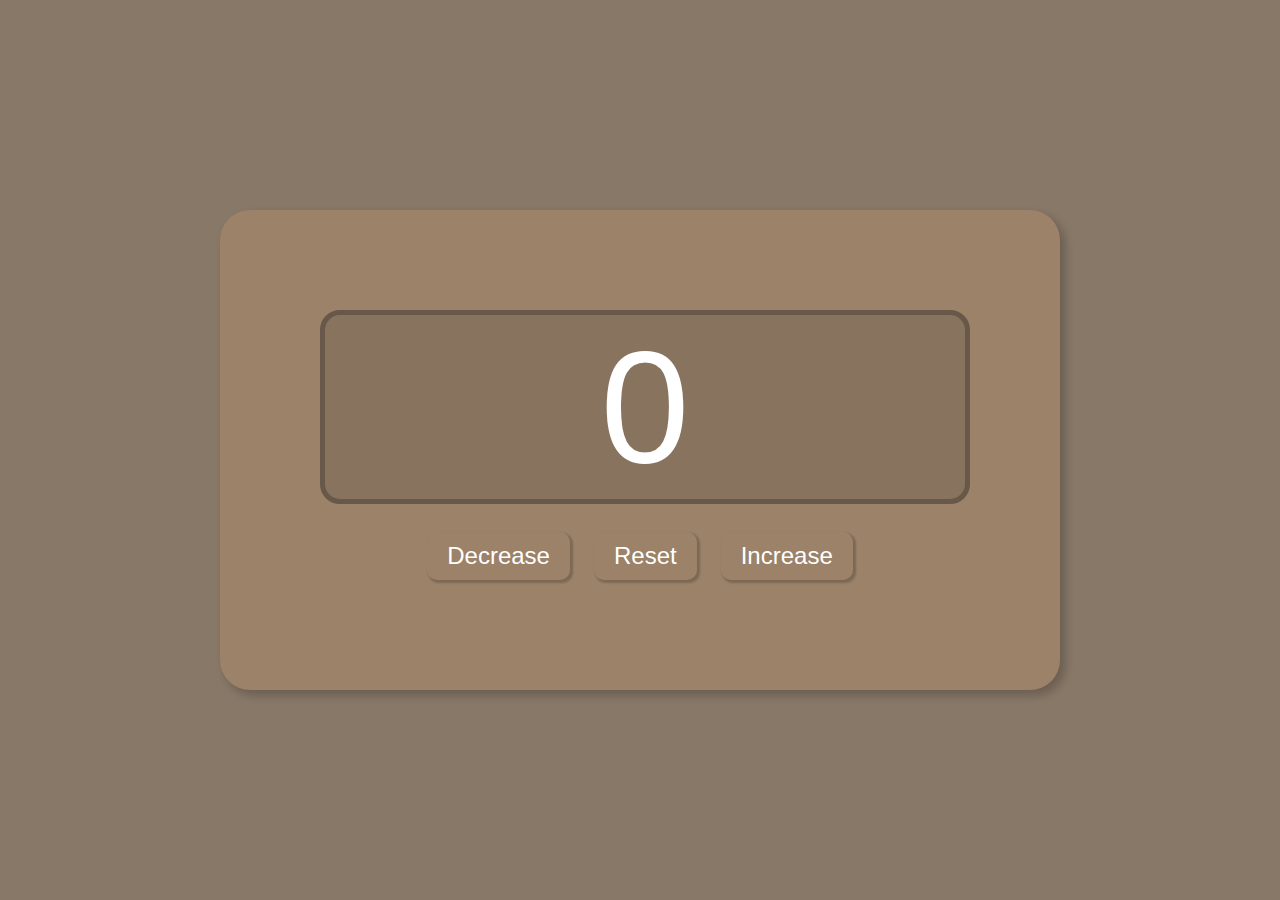
<file: 1 - Counter Stuff/index.html>
<!DOCTYPE html>
<html lang="en">
<head>
    <meta charset="UTF-8">
    <meta name="viewport" content="width=device-width, initial-scale=1.0">
    <title>The Incrementor | Just for FUN</title>
    <link rel="stylesheet" href="style.css">
</head>
<body>

    <div class="container">
        <label id="countLabel">0</label> <br>
        <div id="btnContainer">
            <button id="decreaseBtn" class="buttons dcr">Decrease</button>
            <button id="resetBtn" class="buttons rst">Reset</button>
            <button id="increaseBtn" class="buttons inc">Increase</button>
        </div>  
    </div>

    <script src="index.js"></script>
</body>
</html>
</file>
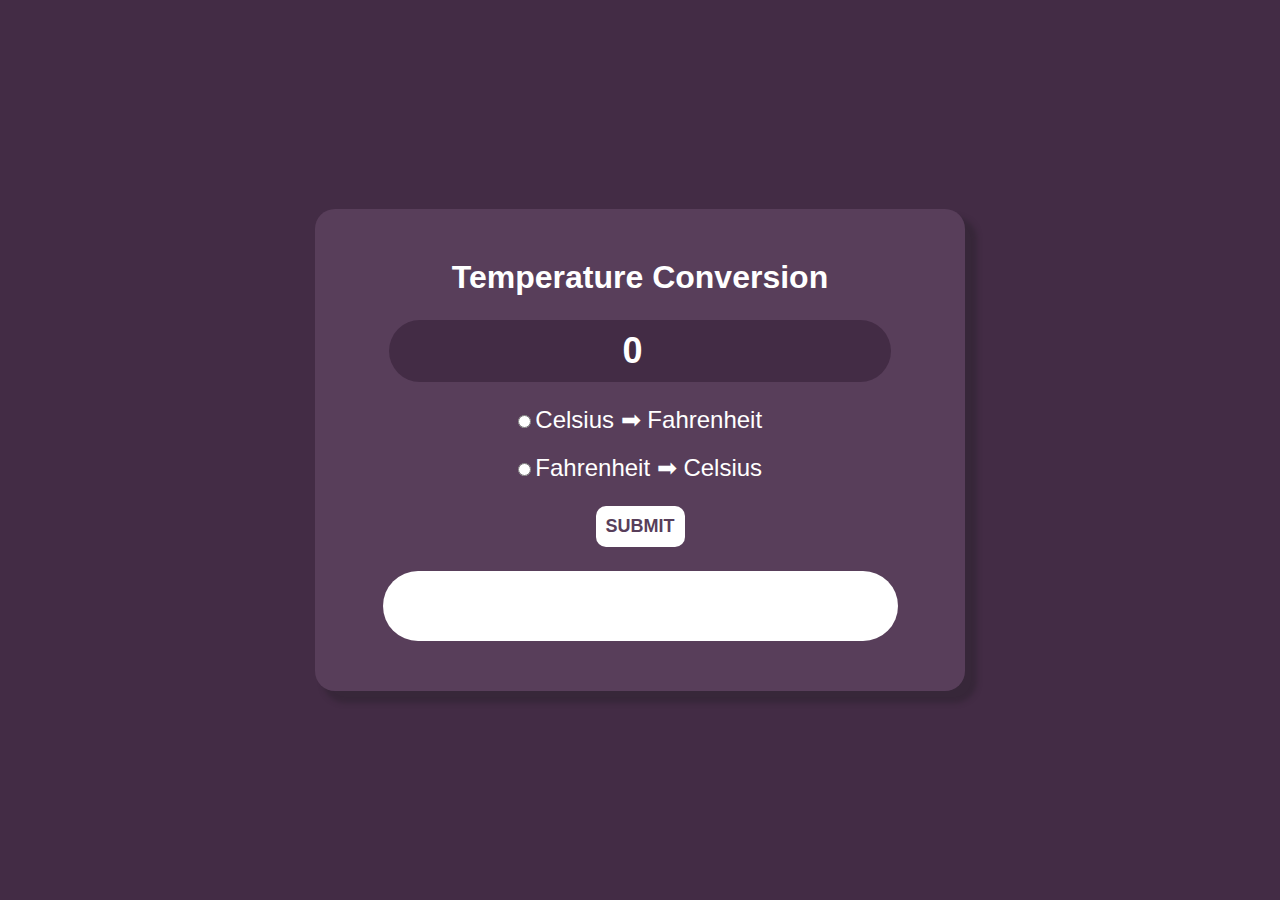
<file: 2 - Temperature Converter/index.html>
<!DOCTYPE html>
<html lang="en">
<head>
    <meta charset="UTF-8">
    <meta name="viewport" content="width=device-width, initial-scale=1.0">
    <title>The Thermal Conversor | Just for FUN</title>
    <link rel="stylesheet" href="style.css">
</head>
<body>
    
    <form action="" class="wrapper">
        <h1>Temperature Conversion</h1>
        <input type="number" id="textBox" value="0">

        <div class="CtoF">
            <input type="radio" name="unit" id="toF">
            <label for="toF">Celsius ➡ Fahrenheit</label>
        </div>

        <div class="FtoC">
            <input type="radio" name="unit" id="toC">
            <label for="toC">Fahrenheit ➡ Celsius</label>
        </div>

        <button type="button" onclick="convert()">SUBMIT</button>
        <p id="result"></p>
    </form>

    <script src="index.js"></script>
</body>
</html>
</file>
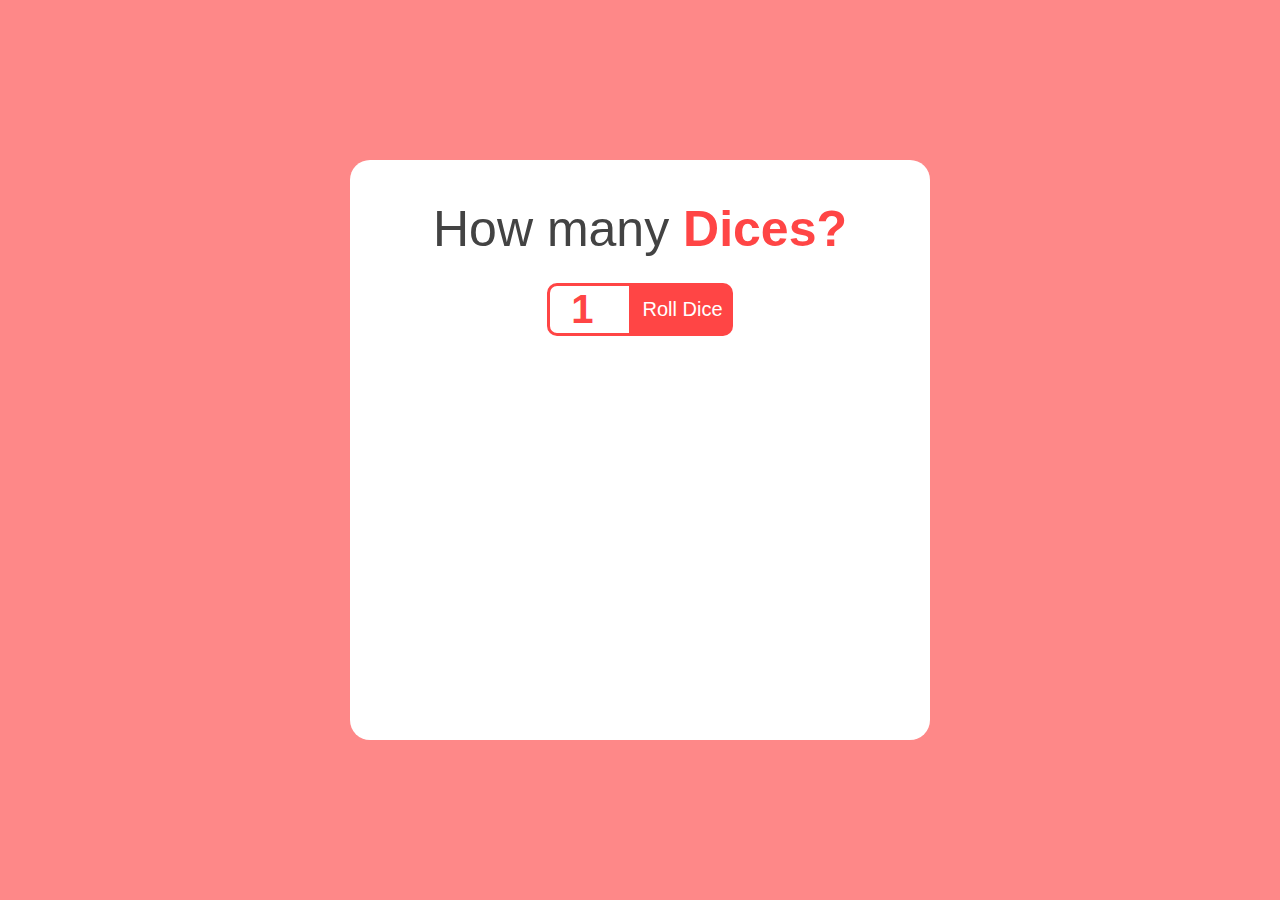
<file: 3 - Dice/index.html>
<!DOCTYPE html>
<html lang="en">
<head>
    <meta charset="UTF-8">
    <meta name="viewport" content="width=device-width, initial-scale=1.0">
    <title>Slice and Dice | Just for FUN</title>
    <link rel="stylesheet" href="style.css">
</head>
<body>
    
    <div id="container">
        <h1><span style="font-weight: 100; color: rgb(67, 67, 67);">How many</span> Dices?</h1>
        <div class="wrapper">
            <input type="number" value="1" min="1" max="6" id="numOfDice" >
            <button onclick="rollDice()">Roll Dice</button>
        </div>

        <div class="result">
            <div id="diceResult"></div>
            <div class="imgResult">
                <div id="diceImages"></div>
            </div>
        </div>
    </div>

    <script src="index.js"></script>
</body>
</html>
</file>
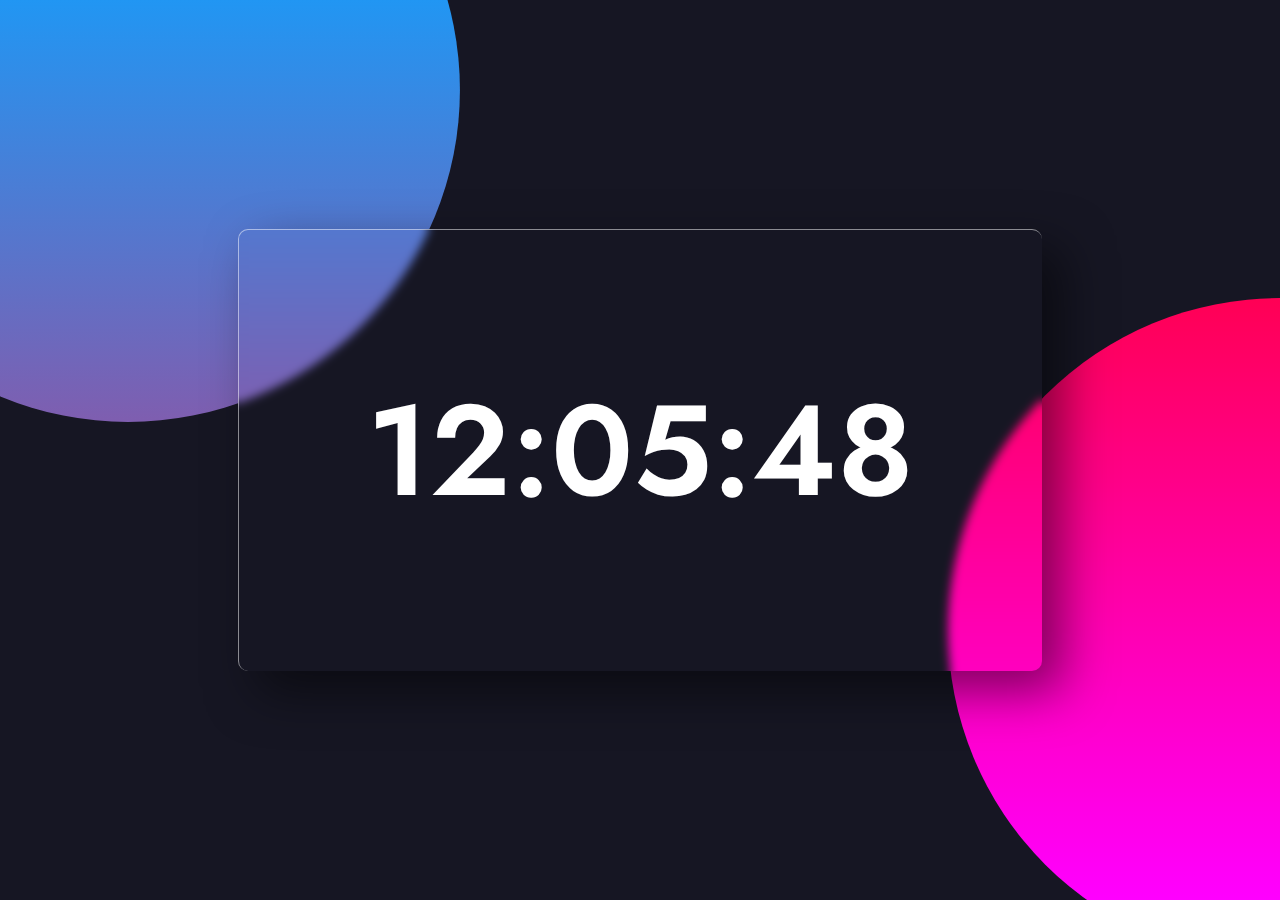
<file: 4 - Nice Clock/index.html>
<!DOCTYPE html>
<html lang="en">
<head>
    <meta charset="UTF-8">
    <meta name="viewport" content="width=device-width, initial-scale=1.0">
    <title>Ask them the price of CLOCK | Just for FUN</title>
    <link rel="stylesheet" href="style.css">
</head>
<body>
    
    <div id="clock-container">
        <div id="clock">
            00:00:00
        </div>
    </div>

    <script src="index.js"></script>
</body>
</html>
</file>
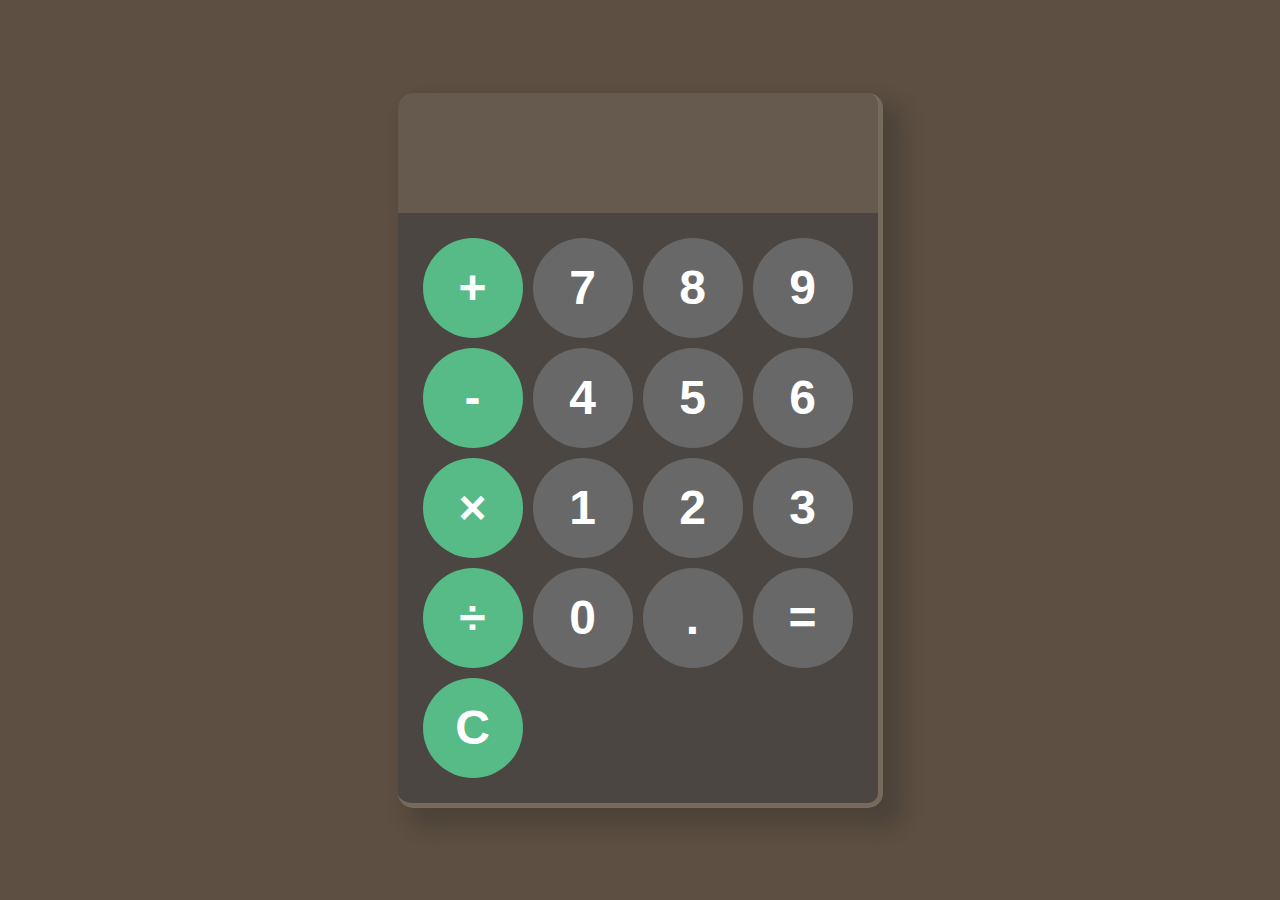
<file: 6 - Calculus Numerus/index.html>
<!DOCTYPE html>
<html lang="en">
<head>
    <meta charset="UTF-8">
    <meta name="viewport" content="width=device-width, initial-scale=1.0">
    <title>What's 9 + 10? | Just for FUN</title>
    <link rel="stylesheet" href="style.css">
</head>
<body>  
    <div id="calculator">
        <inupt id="display" readonly></inupt>
        <div id="keys">
            <button onclick="appendToDisplay(' + ')" class="operator-btn">+</button>
            <button onclick="appendToDisplay('7')">7</button>
            <button onclick="appendToDisplay('8')">8</button>
            <button onclick="appendToDisplay('9')">9</button>
            <button onclick="appendToDisplay(' - ')" class="operator-btn">-</button>
            <button onclick="appendToDisplay('4')">4</button>
            <button onclick="appendToDisplay('5')">5</button>
            <button onclick="appendToDisplay('6')">6</button>
            <button onclick="appendToDisplay(' * ')" class="operator-btn">×</button>
            <button onclick="appendToDisplay('1')">1</button>
            <button onclick="appendToDisplay('2')">2</button>
            <button onclick="appendToDisplay('3')">3</button>
            <button onclick="appendToDisplay(' / ')" class="operator-btn">÷</button>
            <button onclick="appendToDisplay('0')">0</button>
            <button onclick="appendToDisplay('.')">.</button>
            <button onclick="calculate()">=</button>
            <button onclick="clearDisplay()" class="operator-btn">C</button>
        </div>

    </div>
    <script src="index.js"></script>
</body>
    
</html>
</file>
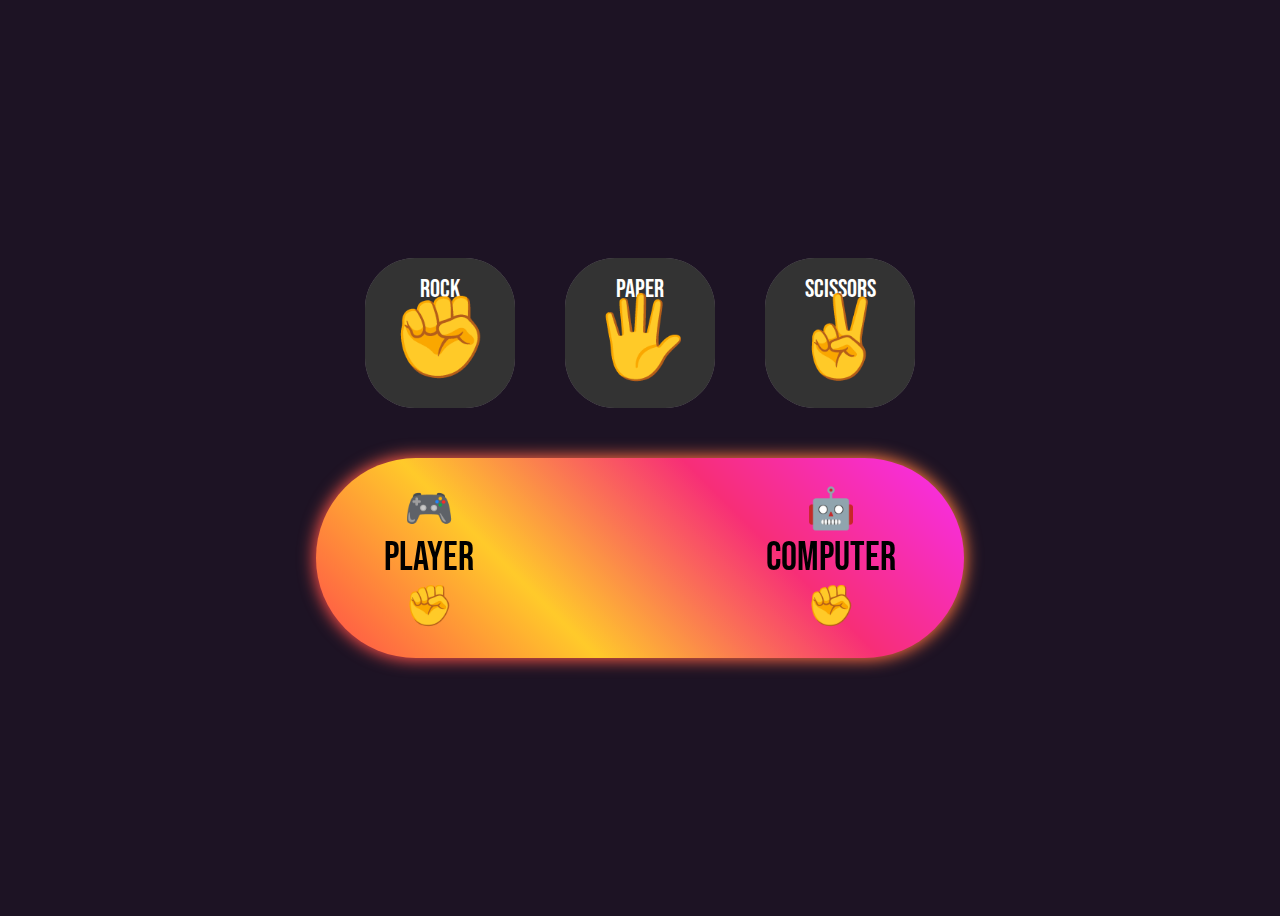
<file: 7 - Saisho wa guu/index.html>
<!DOCTYPE html>
<html lang="en">
<head>
    <meta charset="UTF-8">
    <meta name="viewport" content="width=device-width, initial-scale=1.0">
    <title>Jan Ken Po | Just for FUN</title>
    <link rel="stylesheet" href="style.css">
</head>
<body>
    
    <div class="content">
        <div class="choices">
            <button class="rock" onclick="playGame('rock')"> <span class="name">Rock</span>✊</button>
            <button class="paper" onclick="playGame('paper')"><span class="name">Paper</span>🖐</button>
            <button class="scissors" onclick="playGame('scissors')"><span class="name">Scissors</span>✌</button>
        </div>
        <div class="gameInfo">
            <div class="player">
                <div>🎮<br>Player</div>
                <div id="playerDisplay">✊</div>
            </div>
            <div id="resultDisplay"></div>
            <div class="bot">
                🤖<br>Computer
                <div id="computerDisplay">✊</div>
            </div>
        </div>
    </div>

    <script src="index.js"></script>
</body>
</html>
</file>
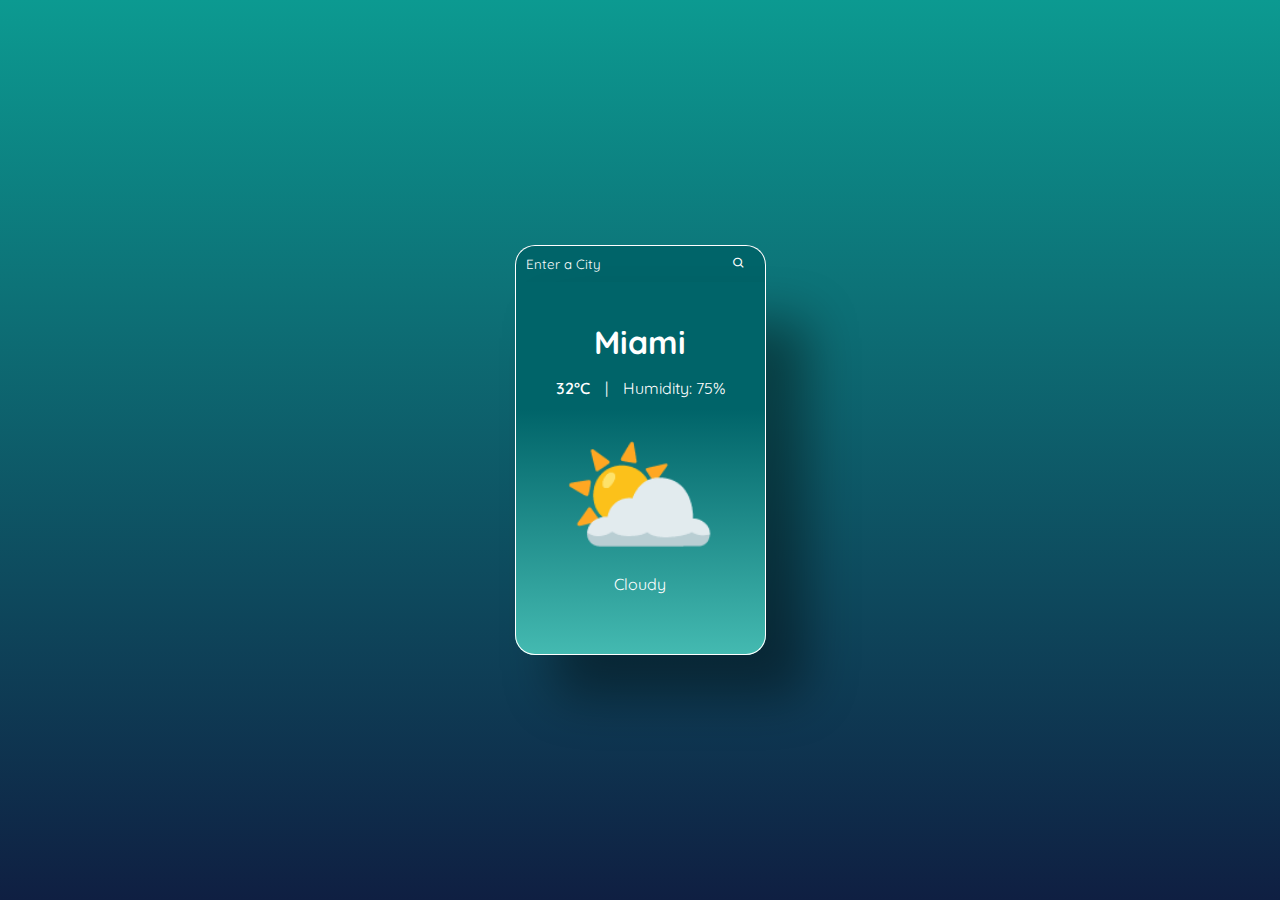
<file: 9 - Praise the Sun/index.html>
<!DOCTYPE html>
<html lang="en">
<head>
    <meta charset="UTF-8">
    <meta name="viewport" content="width=device-width, initial-scale=1.0">
    <title>Damn is hot | Just for FUN</title>
    <link rel="stylesheet" href="style.css">
    <link href='https://unpkg.com/boxicons@2.1.4/css/boxicons.min.css' rel='stylesheet'>
</head>
<body>
    
    <div class="content">
      <form class="weatherForm d-flex">
        <input type="text" class="cityInput" placeholder="Enter a City">
        <button type="submit"><i class='bx bx-search'></i></button>
      </form>

      <div class="card d-flex flex-column">
        <h1 class="cityDisplay txt-center">Miami</h1>
        <div class="weatherInfo d-flex jc ai" style="gap: 15px;">
            <p class="tempDisplay">32°C</p>
            <span>|</span>
            <p class="humidityDisplay">Humidity: 75%</p>
        </div>
        <div class="weatherSummary d-flex flex-column txt-center">        
            <p class="weatherImg">⛅</p>
            <p class="descDisplay">Cloudy</p>
        </div>
        <p class="errorDisplay txt-center d-flex jc ai" style="font-weight: 600; display: none;"> </p>
      </div>
    </div>

    

    <script src="index.js"></script>
</body>
</html>
</file>
<file: 1 - Counter Stuff/style.css>
*{
    background: #887868;
    top: 0;
    left: 0;
}
body{
    display: flex;
    align-items: center;
    justify-content: center;
    margin: 0;
    min-height: 100vh;
}

.container{
    width: 50%;
    background: #9b8269;
    border-radius: 30px;
    box-shadow: 5px 5px 8px 1px rgba(0, 0, 0, 0.2);
    padding: 100px;
}

#countLabel{
    display: block;
    text-align: center;
    font-size: 10em;
    width: 100%;
    color: #fff;
    font-family: Helvetica, sans-serif;
    background: #87735e;
    border-radius: 20px;
    border: solid #675849 5px;
}

#btnContainer{
    text-align: center;
    background: #9b8269;
}

.buttons{
    padding: 10px 20px;
    margin: 10px;
    font-size: 1.5em;
    color: #fff;
    background-color: #9b8269;
    border-radius: 10px;
    cursor: pointer;
    transition: background-color 0.5s;
    border: none;
    box-shadow: 2px 2px 2px 1px rgba(0, 0, 0, 0.2);
}

.buttons:hover{
    transition: background-color 0.5s;
    background-color: #87735e;
    border-radius: 20px;
}

.buttons.rst:active{
    transition: 0.1s;
    background-color: #707070;
}

.buttons.dcr:active{
    transition: 0.1s;
    background-color: #e93a3a;
}

.buttons.inc:active{
    transition: 0.1s;
    background-color: #229624;
}
</file>
<file: 2 - Temperature Converter/style.css>
*{
    margin: 0;
    left: 0;
    font-family: 'Segoe UI', Tahoma, Geneva, Verdana, sans-serif;
}


body{
    display: flex;
    align-items: center;
    justify-content: center;
    min-height: 100vh;
    /* background: linear-gradient(to left, rgba(0, 174, 255, 0.2),rgba(255, 213, 0, 0.6)); */
    background: #432c45;
}

.wrapper{
    display: flex;
    flex-direction: column;
    align-items: center;
    background: #583e5a;
    border-radius: 20px;
    padding: 50px;
    color: #fff;
    box-shadow: 10px 10px 5px 2px rgba(43, 33, 46, 0.5);
}

#textBox{
    border: none;
    margin: 24px;
    border-radius: 100px;
    padding: 10px;
    text-align: center;
    font-weight: 900;
    color: #fff;
    background-color: #432c45;
    font-size: 4vh;
}


.wrapper button{
    font-size: 2vh;
    border: none;
    padding: 10px;
    margin: 4px 0px 24px 0px;
    border-radius: 10px;
    color: #583e5a;
    font-weight: 900;
    background-color: #fff;
    transition: all 0.2s ease;
}

.wrapper button:hover{
    color: #fff;
    background-color: #925a96 ;
    transition: all 0.2s ease;
    cursor: pointer;
}

label{
    font-size: 1.5em;
}

.FtoC{
    margin: 20px;
}

#result{
    font-size: 5vh;
    border-radius: 100px;
    padding: 10px;
    text-align: center;
    font-weight: 600;
    color: #432c45;
    background-color: #fff;
    width: 90%;
    height: 50px;
    display: flex;
    align-items: center;
    justify-content: center;
}

.heat{
    background-color: #ff9d24;
}

.cold{
    background-color: #7bffe5;
}
</file>
<file: 3 - Dice/style.css>
*{
    margin: 0;
    left: 0;
    font-family: 'Segoe UI', Tahoma, Geneva, Verdana, sans-serif;
}

body{
    display: flex;
    justify-content: center;
    align-items: center;
    min-height: 100vh;
    background: #fe8888;
}

#container {
    padding: 40px;
    background: #fff;
    border-radius: 20px;
    width: 500px;
    height: 500px;
    transition: all 0.2s ease;

}

#container:hover{
    box-shadow: 1px 1px 50px 2px rgb(233, 84, 84);
    width: 510px;
    height: 510px;
    transition: all 0.2s ease;
}

#container h1{
    text-align: center;
    font-size: 50px;
    margin-bottom: 25px;
    color: #ff4545;
}

.wrapper label{
    font-size: 20px;
    display: flex;
    align-items: center;
    padding: 0 16px;
    
}

.wrapper{
    display: flex;
    justify-content: center;
    padding-bottom: 50px;
}


button{
    border: none;
    background: #ff4545;
    font-size: 20px;
    padding: 10px;
    border-radius: 0px 10px 10px 0px;
    color: #fff; 
    transition: all 0.2s ease;
    cursor: pointer;
}

button:hover{
    background: #fe8888;    
    border-radius: 0px 20px 20px 0px;
    transition: all 0.2s ease;
}

input{
    width: 15%;
    text-align: center;
    font-weight: 900;
    font-size: 40px;
    border-radius: 10px 0 0 10px;
    border: solid #ff4545 3px;
    color: #ff4545;
}

#diceImages img{
    margin: 10px;
    width: 120px;
}

#diceResult{
    margin-bottom: 20px;
    font-weight: 900;
}

.imgResult{
    padding-left: 45px ;
}

.result{
    display: flex;
    align-items: center;
    flex-direction: column;
}
</file>
<file: 4 - Nice Clock/style.css>
@import url('https://fonts.googleapis.com/css2?family=Jost:ital,wght@0,100..900;1,100..900&display=swap');

body{
    margin: 0;
    background-color: #161623;
    display: flex;
    justify-content: center;
    align-items: center;
    min-height: 100vh;
}

body::before{
    content: '';
    position: absolute;
    top: 0;
    left: 0;
    width: 100%;
    height: 100%;
    background: linear-gradient(#f00,#f0f);
    clip-path: circle(30% at right 70%);
}

body::after{
    content: '';
    position: absolute;
    top: 0;
    left: 0;
    width: 100%;
    height: 100%;
    background: linear-gradient(#2196f3,#e91e63);
    clip-path: circle(30% at 10% 10%);
}


#clock-container{
  z-index: 1;
  color: #000000;
  width: 80vw;
  display: flex;
  align-items: center;
  justify-content: center;
}

#clock-container:hover #clock{
    letter-spacing: 0.5vw;
    transition: all 0.2s ease
}
 
#clock{
    font-family: "Jost", sans-serif !important;
    font-weight: 600;
    color: #fff;
    box-shadow: 20px 20px 50px rgba(0, 0, 0,0.5);
    border-radius: 10px;
    font-size: 10vw;
    padding: 10vw;
    background:linear-gradient(to left,rgba(255, 255, 255, 0.15, tranparent)) ;

    border-top: 1px solid rgba(255, 255, 255, 0.5);
    border-left: 1px solid rgba(255, 255, 255, 0.5);
    backdrop-filter: blur(5px);
    transition: all 0.2s ease
}
</file>
<file: 6 - Calculus Numerus/style.css>
body{
    margin: 0;
    display: flex;
    align-items: center;
    justify-content: center;
    min-height: 100vh;
    background-color: #5d4f41;
}

#calculator{
    font-family: Arial, Helvetica, sans-serif;
    background-color: #4b4641;
    border-radius: 15px;
    max-width: 500px;
    overflow: hidden;
    border-width: 0px 5px 5px 0px ;
    border-style: solid;
    border-color: #756a5b;
    box-shadow: 15px 15px 20px 5px rgba(41, 41, 41, 0.3);
}

#display{
    display: flex;
    height: 5rem ;
    width: 100%;
    padding: 20px;
    font-size: 5rem;
    text-align: left;
    border: none;
    background-color: #665a4f;
    color: #fff;
}

#keys{
    display: grid;
    grid-template-columns: repeat(4, 1fr);
    gap: 10px;
    padding: 25px;
}



button{
    width: 100px ;
    height: 100px;
    border-radius: 50px;
    border: none;
    background-color: #686868;
    color: #fff;
    font-size: 3rem;
    font-weight: bold;
    cursor: pointer;
}

button:hover{
    background-color: #848484;
    transition: all 0.2s ease;
}

button:active{
    background-color: #c6c6c6;
    transition: all 0.1s ease;
}

.operator-btn{
    background-color: #57bb87;
}

.operator-btn:hover{
    background-color: #3c8861;
}

.operator-btn:active{
    background-color: #207247;
}
</file>
<file: 7 - Saisho wa guu/style.css>
@import url('https://fonts.googleapis.com/css2?family=Bebas+Neue&display=swap');

body{
    display: flex;
    align-items: center;
    justify-content: center;
    min-height: 100vh;
    font-family:"Bebas Neue", sans-serif;
    background-color: rgb(29, 19, 36);
}

.content{
    display: flex;
    flex-direction: column;
    align-items: center;
    color: #fff;
}

.name{
    font-size: 25px;
    color: #fff;
    font-family: "Bebas Neue", sans-serif;
    margin-top: 15px;
    margin-bottom: -15px;
}

.choices button{
    display: flex;
    flex-direction: column;
    align-items: center;
    cursor: pointer;
    width: 150px;
    height: 150px;
    z-index: 1;
    font-size: 80px;
    border-radius: 50px;
    border: none;
    position: relative;
    background-color: #746879;
}

.choices button::after{
    content: "";
    z-index: -1;
    position: absolute;
    width: 150px;
    height: 150px;
    background-color: #333;
    left: 0;
    top: 0;
    border-radius: 50px;
}

.choices button::before{
    content: "";
    background: linear-gradient(
        45deg, #ff4a4a,#ffca2a, #f72e77       
    );
    position: absolute;
    border-radius: 50px;
    top: -2px;
    left: -2px;
    background-size: 600%;
    z-index: -1;
    width: calc(100% + 4px);
    height: calc(100% + 4px);
    filter: blur(8px);
    transition: opacity .3s ease-in-out;
    opacity: 0;
    animation: glowing 20s linear infinite;
}

@keyframes glowing {
    0%{background-position: 0 0;}
    50%{background-position: 400%, 0;}
    100%{background-position: 0 0;}    
}

button:hover::before{
    opacity: 1;
}

button:active:after{
    background: transparent;
    transition: all .1s ease-in-out;
}

.choices{
    display: flex;
    gap: 50px;
}

.gameInfo{
    display: flex;
    justify-content: center;
    align-items: center;
    gap: 150px;
    margin-top: 50px;
    font-size: 40px;
    color: #000000;
    padding: 4px;
    width: 50vw;
    text-align: center;
    border-radius: 500px;
    position: relative;
    background: linear-gradient(
        45deg, #ff4a4a,#ffca2a, #f72e77,#f72ef0       
    );
    height: 15vw;
}

.gameInfo::before{
    content: "";
    background: linear-gradient(
        45deg, #ff4a4a,#ffca2a, #f72e77       
    );
    position: absolute;
    border-radius: 500px;
    top: -2px;
    left: -2px;
    background-size: 600%;
    z-index: -1;
    width: calc(100% + 4px);
    height: calc(100% + 4px);
    filter: blur(8px);
    transition: opacity .3s ease-in-out;
    opacity: 1;
    animation: glowing 20s linear infinite;
}

#resultDisplay{
    color: #fff;
}

h1{
    font-size: 90px;
}

.bot {
    position: fixed;
    right: 30vw;
}

.player {
    position: fixed;
    left: 30vw;
}
</file>
<file: 9 - Praise the Sun/style.css>
@import url('https://fonts.googleapis.com/css2?family=Quicksand:wght@300..700&display=swap');

body{
    margin: 0;
    display: flex;
    align-items: center;
    justify-content: center;
    min-height: 100vh;
    font-family: "Quicksand", sans-serif;
    background: linear-gradient(#0c9a91,#0f1f42)  ;
}

::placeholder{
    font-family: "Quicksand", sans-serif;
    color: #fff;
}

input[type="text"]{
    font-family: "Quicksand", sans-serif;
    color: #fff;
}


.d-flex{
    display: flex;
}

.ai{
    align-items: center;
}

.jc{
    justify-content: center;
}

.flex-column{
    flex-direction: column;
}

.txt-center{
    text-align: center;
}

.content{
    background: linear-gradient(#006469 40%,#44bab1);
    border-radius: 20px;
}

.weatherForm input{
    border-radius: 20px 0px 0px 0px;
    padding: 10px;
    border: solid 1px #ffffff;
    background: transparent;
    border-width: 1px 0px 0px 1px;
    width: 100%;
}

.weatherForm button{
    border-radius: 0px 20px 0px 0px;
    cursor: pointer;
    padding: 10px 20px;
    border: none;
    color: #fff;
    margin: 0;
    border: solid 1px #fff;
    border-width: 1px 1px 0px 0px;
    background: transparent;
}

.card{
    color: #fff;
    padding: 40px;
    border-radius: 0px 0px 20px 20px;
    border: solid 1px #fff;
    border-width: 0px 1px 1px 1px;
    box-shadow: 40px 40px 50px 1px rgba(0, 0, 0, 0.4);
}

.cityDisplay{
    margin: 0;
}

.tempDisplay{
    margin: 0;
    font-weight: 600;
}

.weatherImg{
    font-size: 10vw;
    margin: 0;
}

.descDisplay{
    margin: 0 0 20px 0 ;
}

.errorDisplay{
    background: #ee2342;
    padding: 10px;
    border-radius: 50px;
}
</file>
